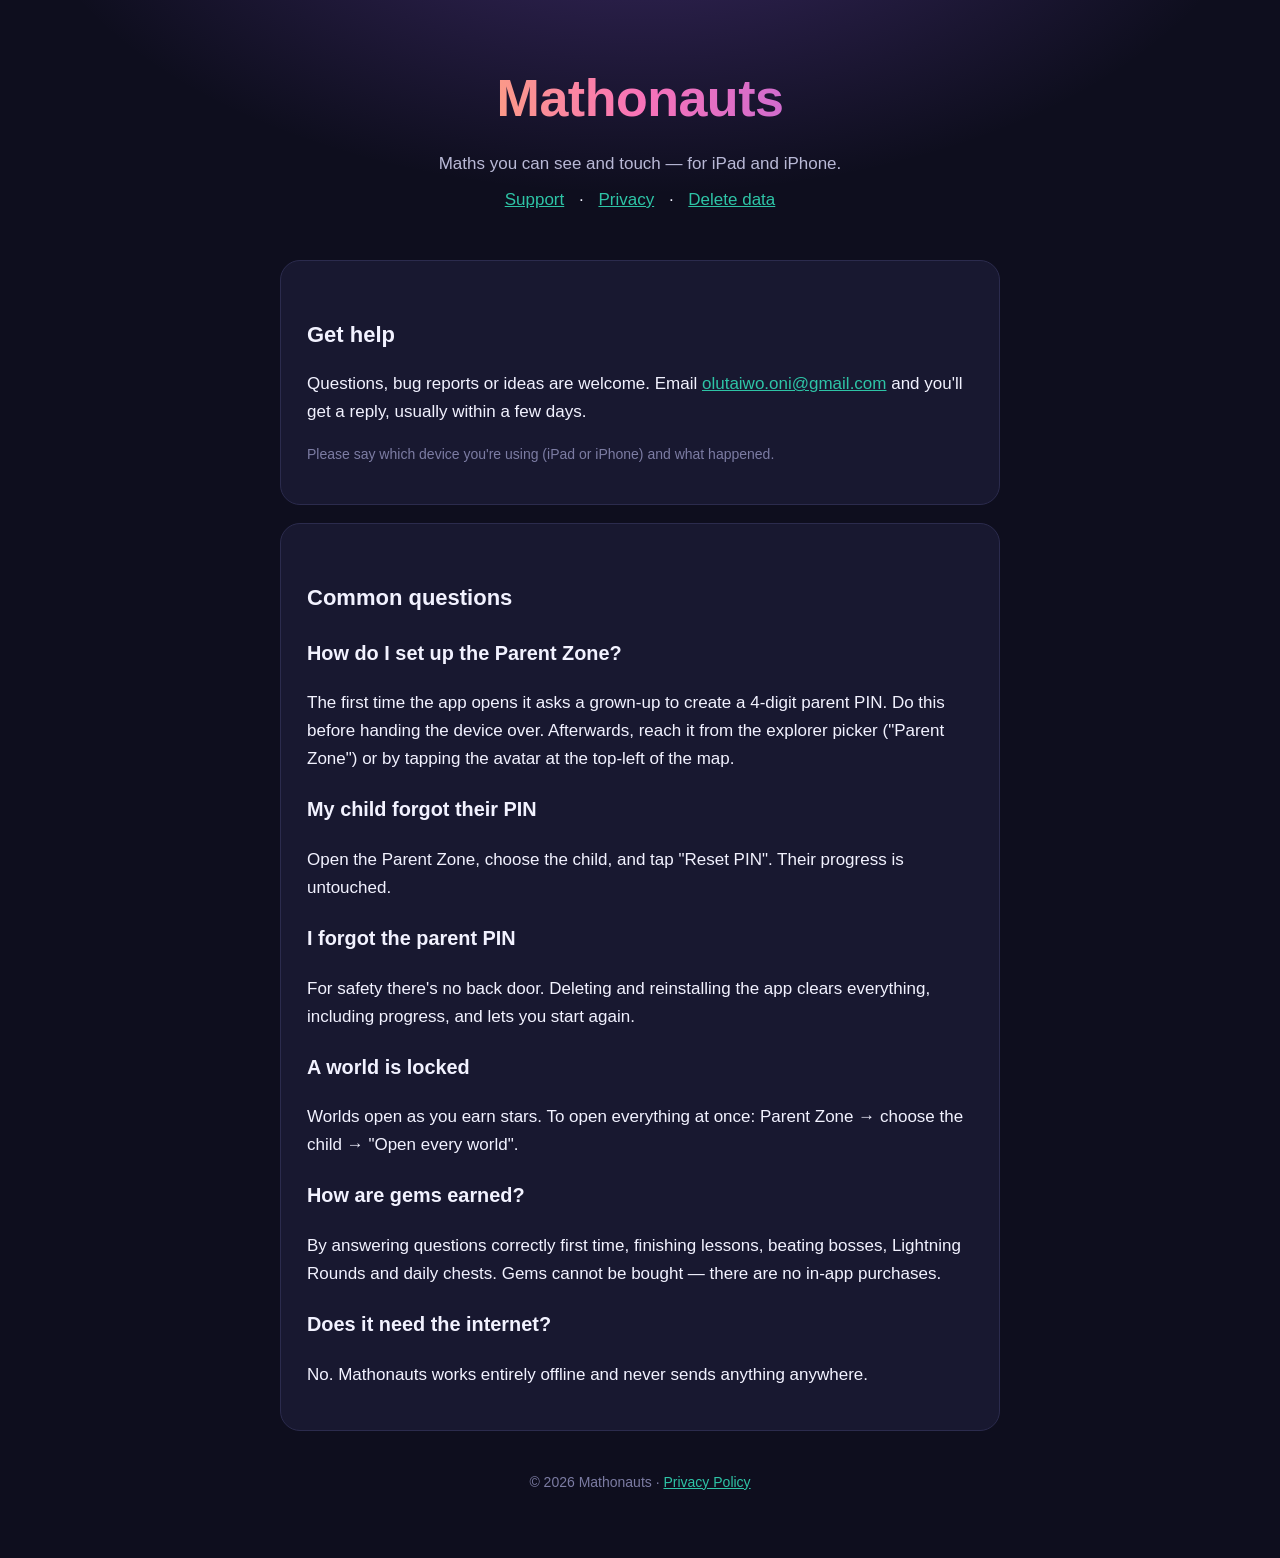
<file: index.html>
<!DOCTYPE html>
<html lang="en">
<head>
<meta charset="utf-8">
<meta name="viewport" content="width=device-width, initial-scale=1">
<title>Mathonauts — Support</title>
<meta name="description" content="Mathonauts: maths from fractions to calculus, taught through what it physically means. Support and help.">
<link rel="stylesheet" href="style.css">
</head>
<body>
<div class="wrap">
  <header>
    <h1>Mathonauts</h1>
    <p class="tagline">Maths you can see and touch — for iPad and iPhone.</p>
    <nav><a href="index.html">Support</a> · <a href="privacy.html">Privacy</a> · <a href="delete-data.html">Delete data</a></nav>
  </header>

  <div class="card">
    <h2>Get help</h2>
    <p>Questions, bug reports or ideas are welcome. Email
       <a href="mailto:olutaiwo.oni@gmail.com">olutaiwo.oni@gmail.com</a>
       and you'll get a reply, usually within a few days.</p>
    <p class="muted">Please say which device you're using (iPad or iPhone) and what happened.</p>
  </div>

  <div class="card">
    <h2>Common questions</h2>
    <h3>How do I set up the Parent Zone?</h3>
    <p>The first time the app opens it asks a grown-up to create a 4-digit parent PIN. Do this before handing the device over. Afterwards, reach it from the explorer picker ("Parent Zone") or by tapping the avatar at the top-left of the map.</p>

    <h3>My child forgot their PIN</h3>
    <p>Open the Parent Zone, choose the child, and tap "Reset PIN". Their progress is untouched.</p>

    <h3>I forgot the parent PIN</h3>
    <p>For safety there's no back door. Deleting and reinstalling the app clears everything, including progress, and lets you start again.</p>

    <h3>A world is locked</h3>
    <p>Worlds open as you earn stars. To open everything at once: Parent Zone → choose the child → "Open every world".</p>

    <h3>How are gems earned?</h3>
    <p>By answering questions correctly first time, finishing lessons, beating bosses, Lightning Rounds and daily chests. Gems cannot be bought — there are no in-app purchases.</p>

    <h3>Does it need the internet?</h3>
    <p>No. Mathonauts works entirely offline and never sends anything anywhere.</p>
  </div>

  <footer>© 2026 Mathonauts · <a href="privacy.html">Privacy Policy</a></footer>
</div>
</body>
</html>
</file>
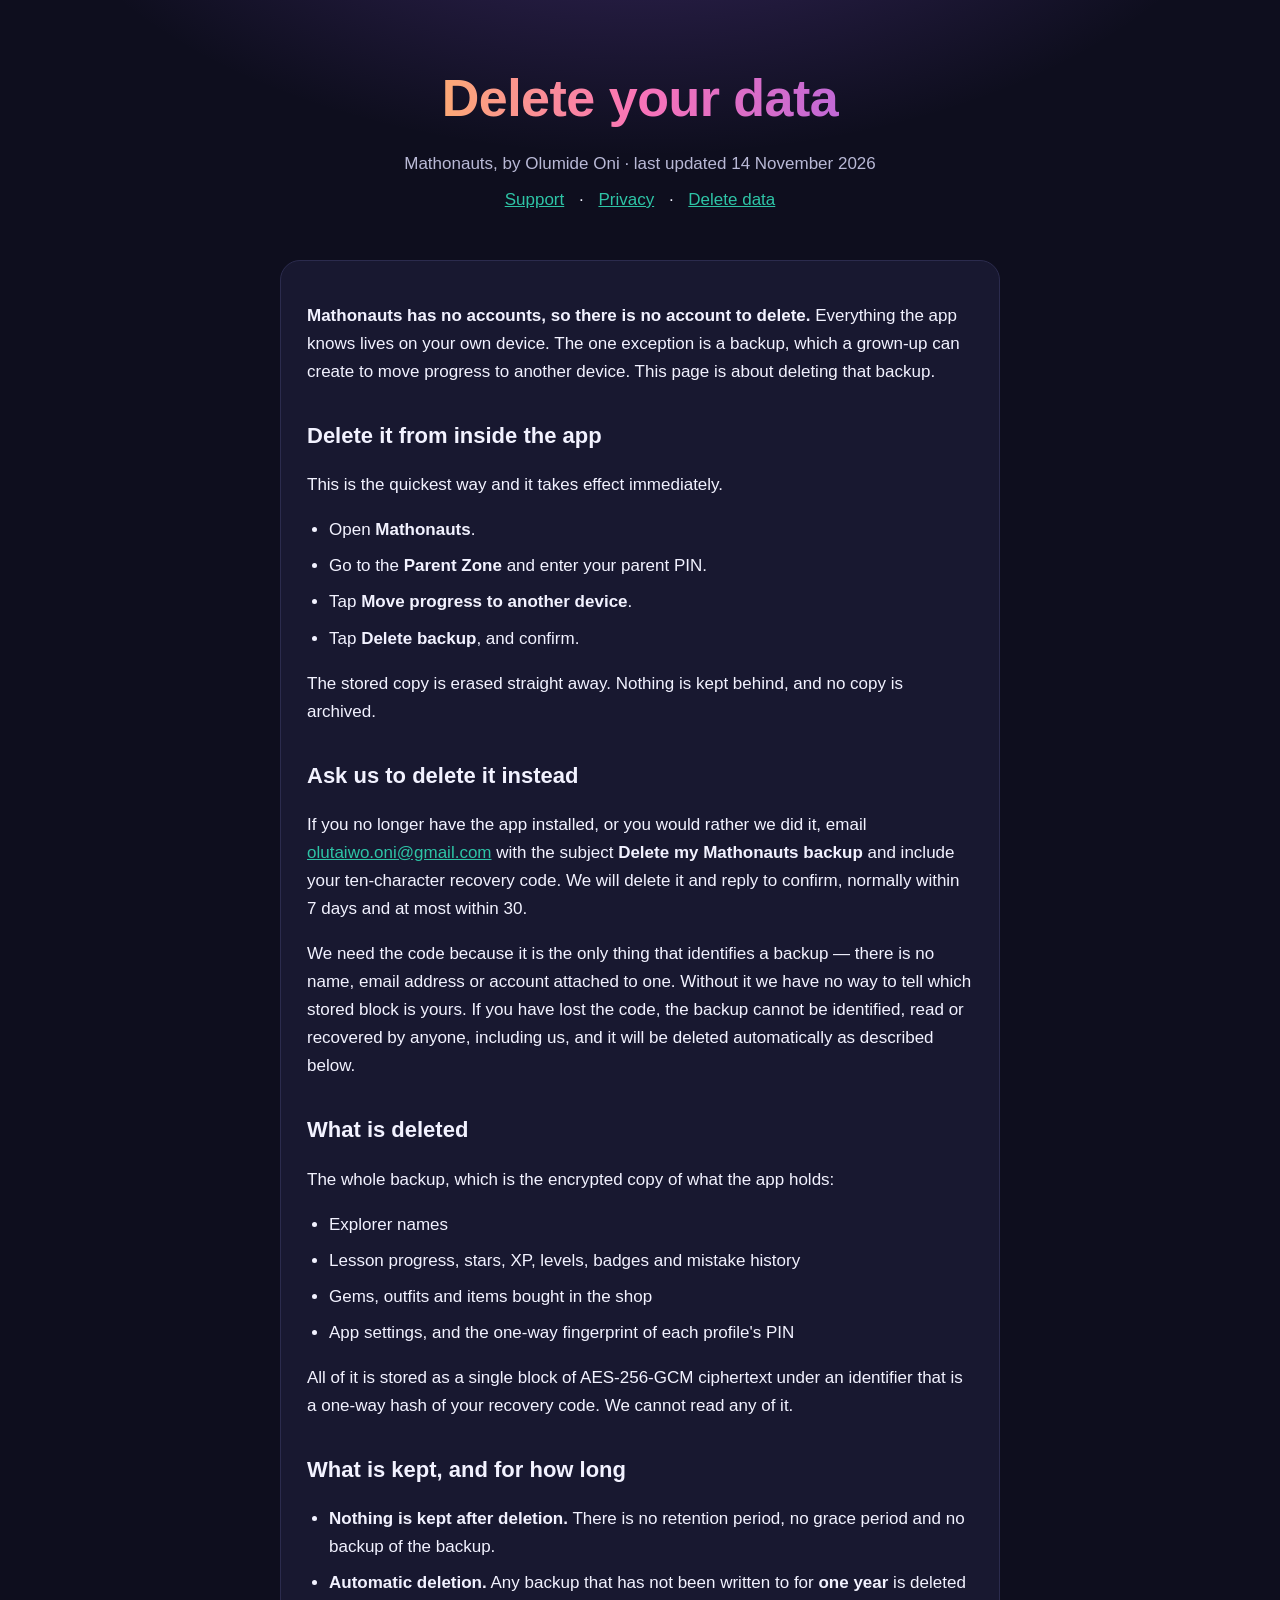
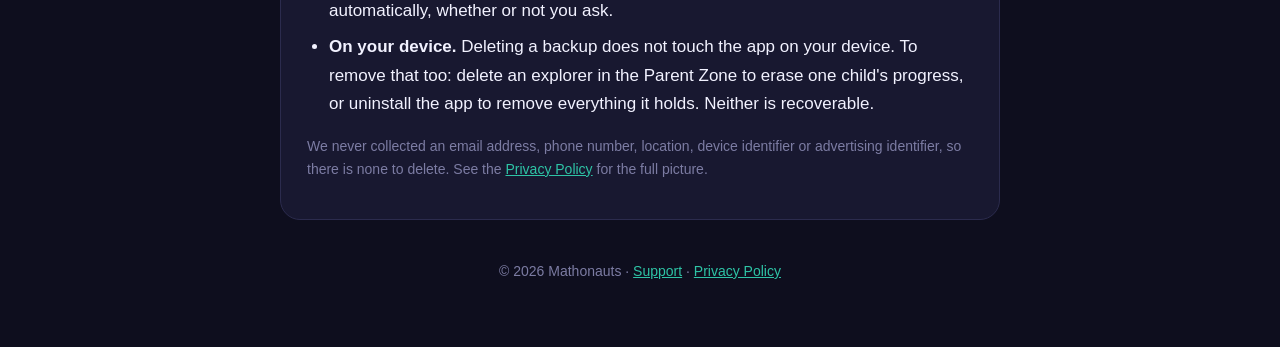
<file: delete-data.html>
<!DOCTYPE html>
<html lang="en">
<head>
<meta charset="utf-8">
<meta name="viewport" content="width=device-width, initial-scale=1">
<title>Mathonauts — Delete your data</title>
<meta name="description" content="How to delete a Mathonauts backup, what is deleted, and what is kept.">
<link rel="stylesheet" href="style.css">
</head>
<body>
<div class="wrap">
  <header>
    <h1>Delete your data</h1>
    <p class="tagline">Mathonauts, by Olumide Oni · last updated 14 November 2026</p>
    <nav><a href="index.html">Support</a> · <a href="privacy.html">Privacy</a> · <a href="delete-data.html">Delete data</a></nav>
  </header>

  <div class="card">
    <p><strong>Mathonauts has no accounts, so there is no account to delete.</strong>
       Everything the app knows lives on your own device. The one exception is a backup,
       which a grown-up can create to move progress to another device. This page is about
       deleting that backup.</p>

    <h2>Delete it from inside the app</h2>
    <p>This is the quickest way and it takes effect immediately.</p>
    <ul>
      <li>Open <strong>Mathonauts</strong>.</li>
      <li>Go to the <strong>Parent Zone</strong> and enter your parent PIN.</li>
      <li>Tap <strong>Move progress to another device</strong>.</li>
      <li>Tap <strong>Delete backup</strong>, and confirm.</li>
    </ul>
    <p>The stored copy is erased straight away. Nothing is kept behind, and no copy is
       archived.</p>

    <h2>Ask us to delete it instead</h2>
    <p>If you no longer have the app installed, or you would rather we did it, email
       <a href="mailto:olutaiwo.oni@gmail.com">olutaiwo.oni@gmail.com</a> with the subject
       <strong>Delete my Mathonauts backup</strong> and include your ten-character recovery
       code. We will delete it and reply to confirm, normally within 7 days and at most
       within 30.</p>
    <p>We need the code because it is the only thing that identifies a backup — there is no
       name, email address or account attached to one. Without it we have no way to tell
       which stored block is yours. If you have lost the code, the backup cannot be
       identified, read or recovered by anyone, including us, and it will be deleted
       automatically as described below.</p>

    <h2>What is deleted</h2>
    <p>The whole backup, which is the encrypted copy of what the app holds:</p>
    <ul>
      <li>Explorer names</li>
      <li>Lesson progress, stars, XP, levels, badges and mistake history</li>
      <li>Gems, outfits and items bought in the shop</li>
      <li>App settings, and the one-way fingerprint of each profile's PIN</li>
    </ul>
    <p>All of it is stored as a single block of AES-256-GCM ciphertext under an identifier
       that is a one-way hash of your recovery code. We cannot read any of it.</p>

    <h2>What is kept, and for how long</h2>
    <ul>
      <li><strong>Nothing is kept after deletion.</strong> There is no retention period,
          no grace period and no backup of the backup.</li>
      <li><strong>Automatic deletion.</strong> Any backup that has not been written to for
          <strong>one year</strong> is deleted automatically, whether or not you ask.</li>
      <li><strong>On your device.</strong> Deleting a backup does not touch the app on your
          device. To remove that too: delete an explorer in the Parent Zone to erase one
          child's progress, or uninstall the app to remove everything it holds. Neither is
          recoverable.</li>
    </ul>
    <p class="muted">We never collected an email address, phone number, location, device
       identifier or advertising identifier, so there is none to delete. See the
       <a href="privacy.html">Privacy Policy</a> for the full picture.</p>
  </div>

  <footer>© 2026 Mathonauts · <a href="index.html">Support</a> · <a href="privacy.html">Privacy Policy</a></footer>
</div>
</body>
</html>
</file>
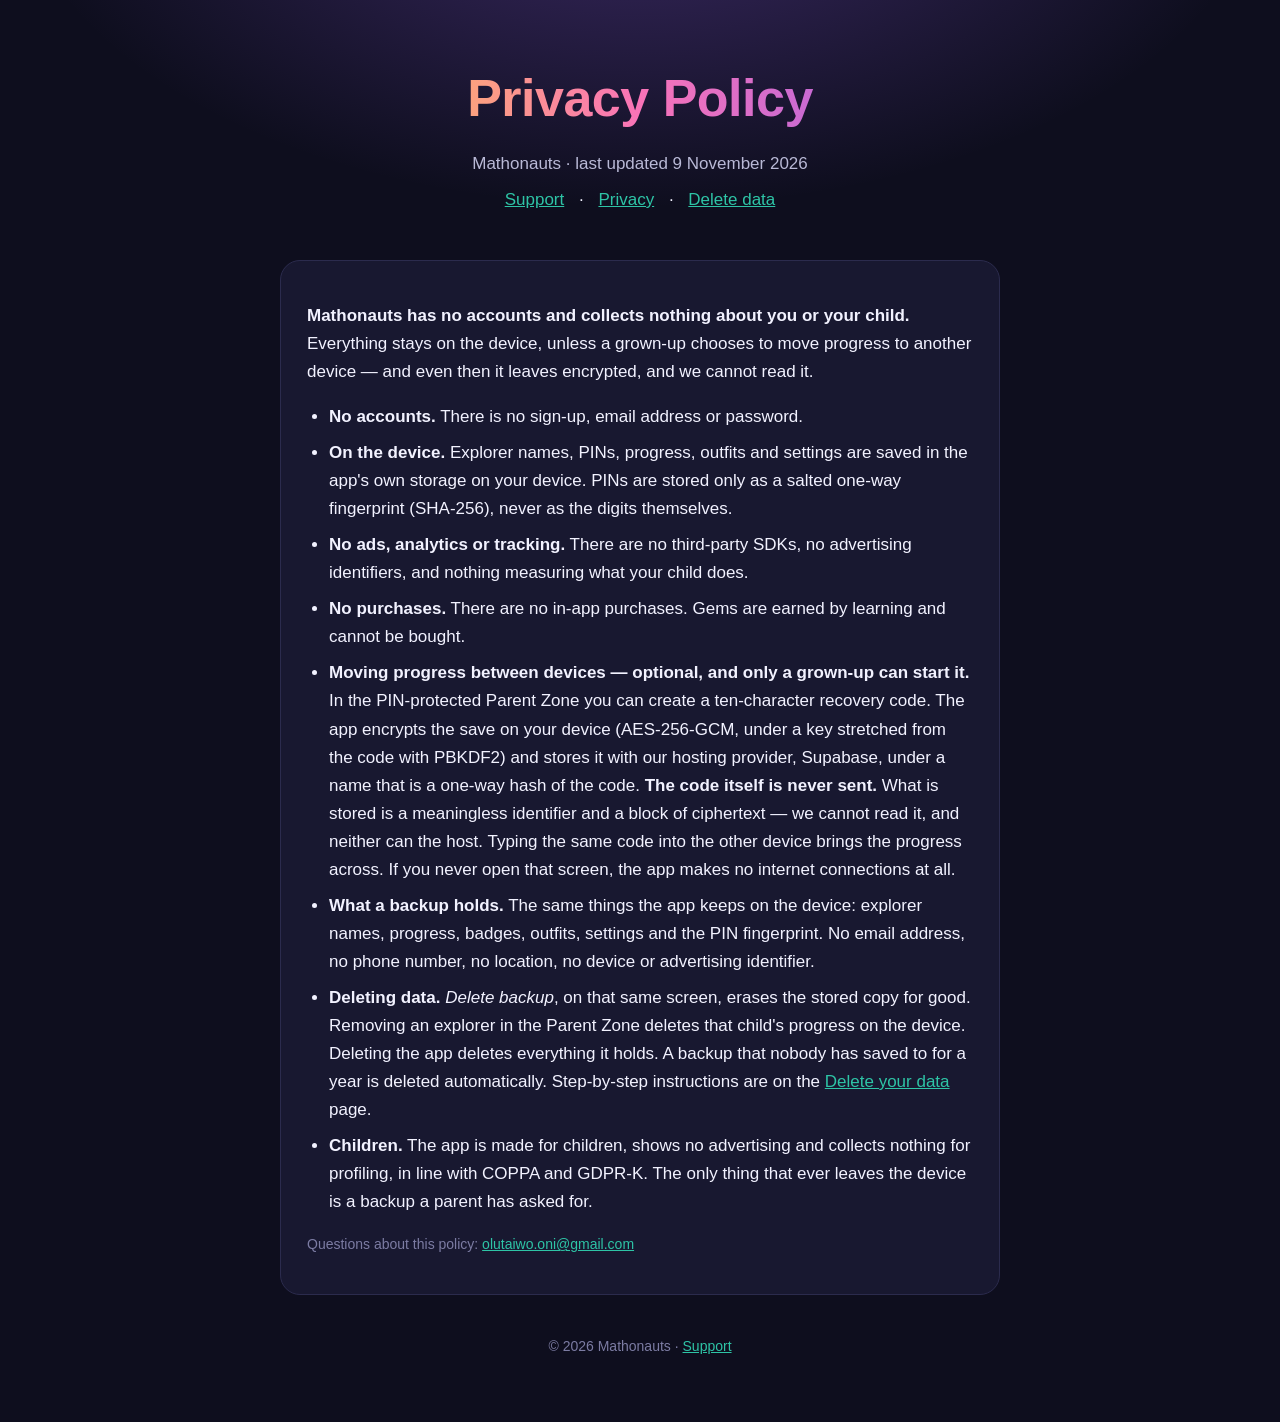
<file: privacy.html>
<!DOCTYPE html>
<html lang="en">
<head>
<meta charset="utf-8">
<meta name="viewport" content="width=device-width, initial-scale=1">
<title>Mathonauts — Privacy Policy</title>
<meta name="description" content="Mathonauts has no accounts and collects nothing. Progress stays on the device unless a parent moves it, and then it travels encrypted.">
<link rel="stylesheet" href="style.css">
</head>
<body>
<div class="wrap">
  <header>
    <h1>Privacy Policy</h1>
    <p class="tagline">Mathonauts · last updated 9 November 2026</p>
    <nav><a href="index.html">Support</a> · <a href="privacy.html">Privacy</a> · <a href="delete-data.html">Delete data</a></nav>
  </header>

  <div class="card">
    <p><strong>Mathonauts has no accounts and collects nothing about you or your child.</strong>
       Everything stays on the device, unless a grown-up chooses to move progress to another
       device — and even then it leaves encrypted, and we cannot read it.</p>
    <ul>
      <li><strong>No accounts.</strong> There is no sign-up, email address or password.</li>
      <li><strong>On the device.</strong> Explorer names, PINs, progress, outfits and settings are saved in the app's own storage on your device. PINs are stored only as a salted one-way fingerprint (SHA-256), never as the digits themselves.</li>
      <li><strong>No ads, analytics or tracking.</strong> There are no third-party SDKs, no advertising identifiers, and nothing measuring what your child does.</li>
      <li><strong>No purchases.</strong> There are no in-app purchases. Gems are earned by learning and cannot be bought.</li>
      <li><strong>Moving progress between devices — optional, and only a grown-up can start it.</strong>
          In the PIN-protected Parent Zone you can create a ten-character recovery code. The app
          encrypts the save on your device (AES-256-GCM, under a key stretched from the code with
          PBKDF2) and stores it with our hosting provider, Supabase, under a name that is a one-way
          hash of the code. <strong>The code itself is never sent.</strong> What is stored is a
          meaningless identifier and a block of ciphertext — we cannot read it, and neither can the
          host. Typing the same code into the other device brings the progress across. If you never
          open that screen, the app makes no internet connections at all.</li>
      <li><strong>What a backup holds.</strong> The same things the app keeps on the device: explorer names, progress, badges, outfits, settings and the PIN fingerprint. No email address, no phone number, no location, no device or advertising identifier.</li>
      <li><strong>Deleting data.</strong> <em>Delete backup</em>, on that same screen, erases the stored copy for good. Removing an explorer in the Parent Zone deletes that child's progress on the device. Deleting the app deletes everything it holds. A backup that nobody has saved to for a year is deleted automatically. Step-by-step instructions are on the <a href="delete-data.html">Delete your data</a> page.</li>
      <li><strong>Children.</strong> The app is made for children, shows no advertising and collects nothing for profiling, in line with COPPA and GDPR-K. The only thing that ever leaves the device is a backup a parent has asked for.</li>
    </ul>
    <p class="muted">Questions about this policy: <a href="mailto:olutaiwo.oni@gmail.com">olutaiwo.oni@gmail.com</a></p>
  </div>

  <footer>© 2026 Mathonauts · <a href="index.html">Support</a></footer>
</div>
</body>
</html>
</file>
<file: style.css>
:root {
  --bg: #0e0e1e; --card: #181830; --stroke: #2b2b4d;
  --ink: #f2f2ff; --soft: #b9b9d6; --faint: #7c7ca3;
  --gold: #ffd43f; --pink: #f973b8; --violet: #9460ee; --mint: #2ec4a6;
}
* { box-sizing: border-box; }
body {
  margin: 0; padding: 0 16px 64px;
  background: var(--bg);
  background-image: radial-gradient(900px 500px at 50% -10%, rgba(148,96,238,.35), transparent 70%);
  color: var(--ink);
  font: 17px/1.65 -apple-system, BlinkMacSystemFont, "Segoe UI", Roboto, sans-serif;
}
.wrap { max-width: 720px; margin: 0 auto; }
header { text-align: center; padding: 56px 0 28px; }
h1 {
  font-size: clamp(34px, 7vw, 52px); margin: 0 0 8px; letter-spacing: -.5px;
  background: linear-gradient(90deg, var(--gold), var(--pink), var(--violet));
  -webkit-background-clip: text; background-clip: text; color: transparent;
}
h2 { font-size: 22px; margin: 32px 0 10px; }
.tagline { color: var(--soft); margin: 0; }
.card {
  background: var(--card); border: 1px solid var(--stroke); border-radius: 20px;
  padding: 24px 26px; margin: 18px 0;
}
ul { padding-left: 22px; } li { margin: 8px 0; }
a { color: var(--mint); }
.muted { color: var(--faint); font-size: 14px; }
nav { text-align: center; margin-top: 8px; }
nav a { margin: 0 10px; }
footer { text-align: center; color: var(--faint); font-size: 14px; margin-top: 40px; }
</file>
